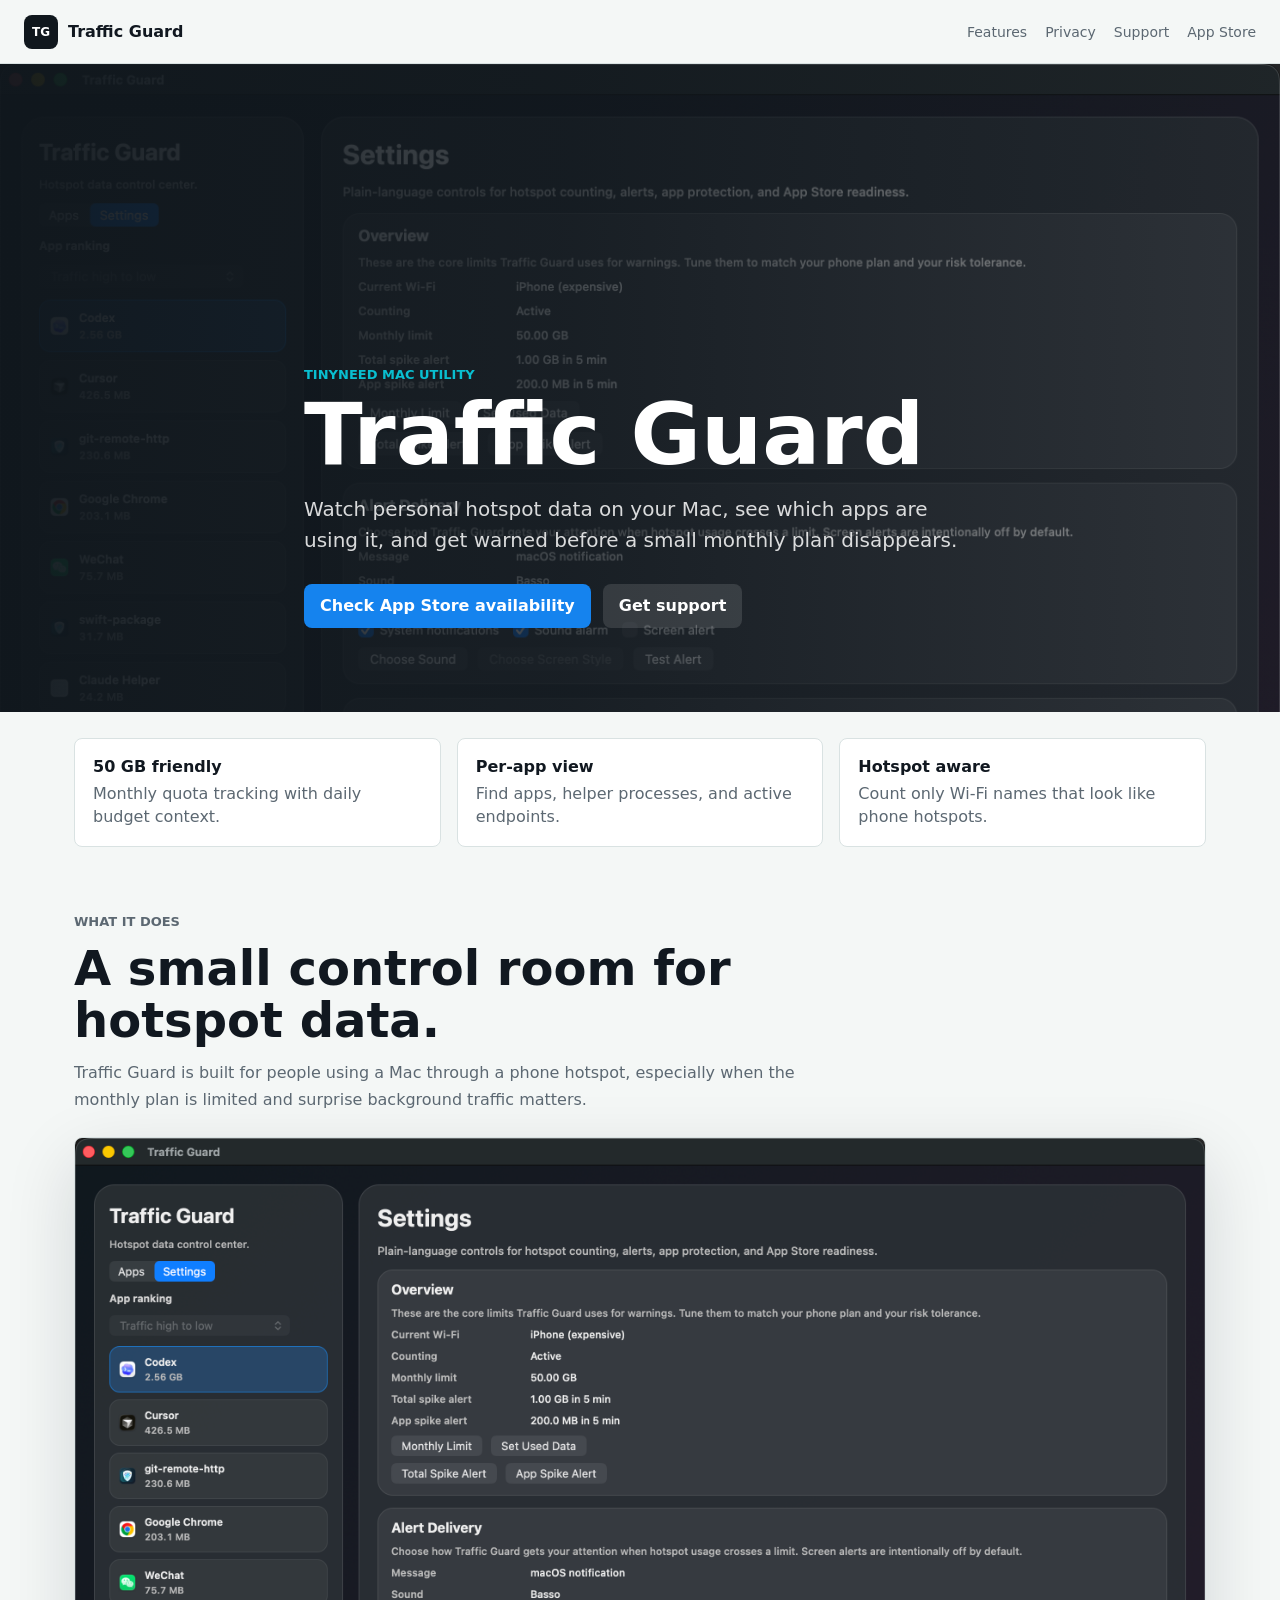
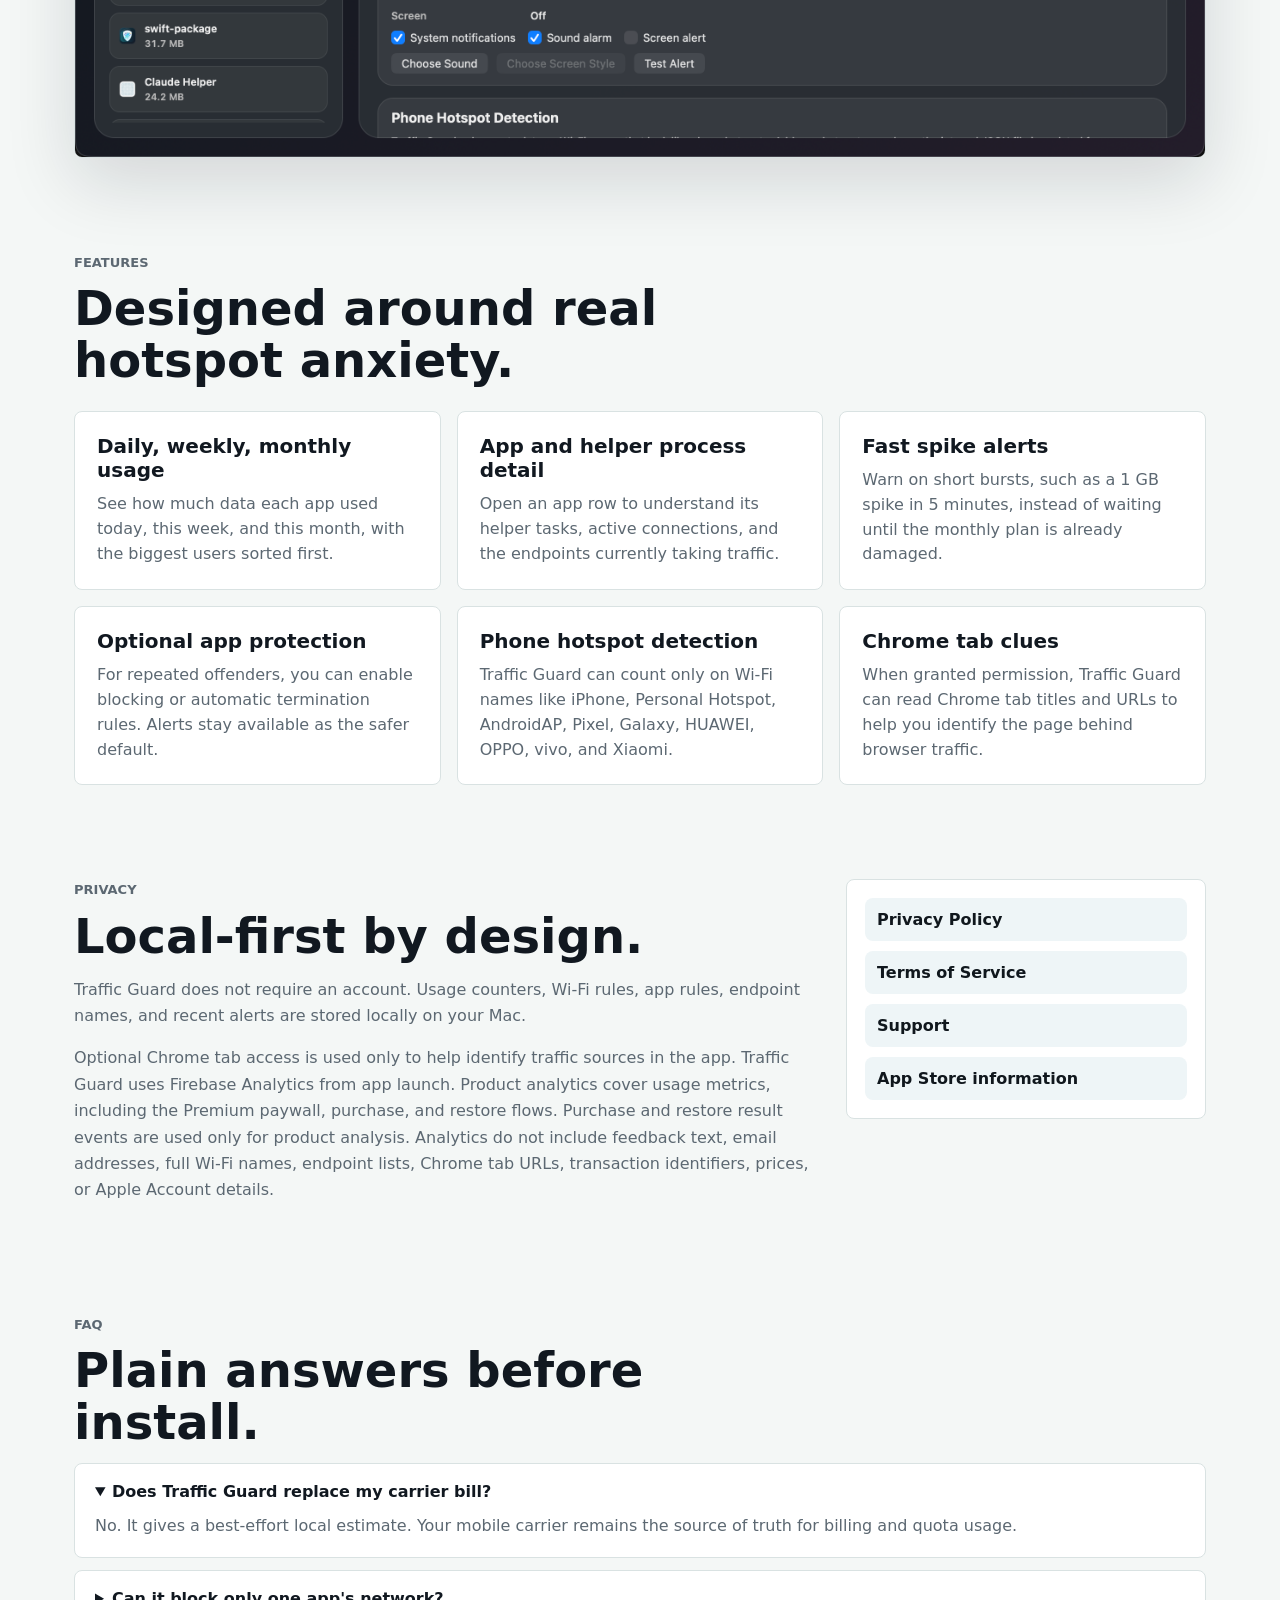
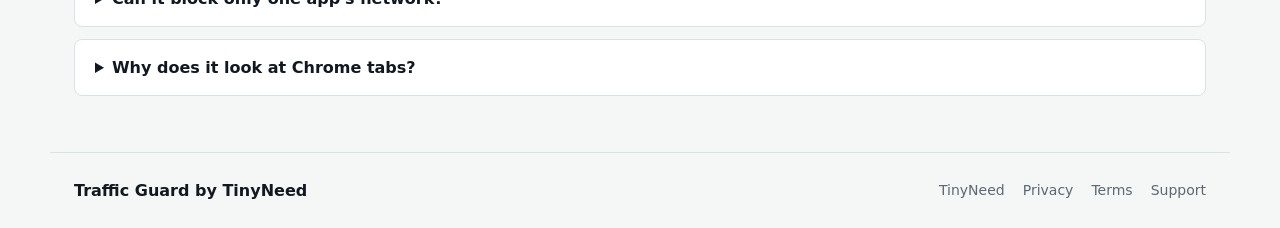
<file: index.html>
<!doctype html>
<html lang="en">
  <head>
    <meta charset="utf-8">
    <meta name="viewport" content="width=device-width, initial-scale=1">
    <title>Traffic Guard - Mac Hotspot Data Monitor</title>
    <meta name="description" content="Traffic Guard helps Mac users monitor personal hotspot data usage, find high-traffic apps, and protect small monthly data plans.">
    <meta property="og:title" content="Traffic Guard">
    <meta property="og:description" content="Mac hotspot data monitoring for small monthly plans.">
    <meta property="og:type" content="website">
    <meta property="og:url" content="https://traffic-guard.tinyneed.com/">
    <meta property="og:image" content="https://traffic-guard.tinyneed.com/assets/traffic-guard-settings.png">
    <meta name="theme-color" content="#10171d">
    <link rel="canonical" href="https://traffic-guard.tinyneed.com/">
    <link rel="stylesheet" href="/styles.css">
  </head>
  <body>
    <header class="topbar">
      <a class="brand" href="/" aria-label="Traffic Guard home">
        <span class="brand-mark">TG</span>
        <span>Traffic Guard</span>
      </a>
      <nav class="topnav" aria-label="Site links">
        <a href="#features">Features</a>
        <a href="#privacy">Privacy</a>
        <a href="/support/">Support</a>
        <a href="/app-store/">App Store</a>
      </nav>
    </header>

    <main>
      <section class="hero">
        <img class="hero-image" src="/assets/traffic-guard-settings.png" alt="Traffic Guard Mac app showing hotspot data usage and settings">
        <div class="hero-overlay"></div>
        <div class="hero-content">
          <p class="eyebrow">TinyNeed Mac Utility</p>
          <h1>Traffic Guard</h1>
          <p class="hero-text">Watch personal hotspot data on your Mac, see which apps are using it, and get warned before a small monthly plan disappears.</p>
          <div class="hero-actions">
            <a class="button primary" href="/app-store/">Check App Store availability</a>
            <a class="button secondary" href="/support/">Get support</a>
          </div>
        </div>
      </section>

      <section class="summary-band" aria-label="Traffic Guard summary">
        <div>
          <strong>50 GB friendly</strong>
          <span>Monthly quota tracking with daily budget context.</span>
        </div>
        <div>
          <strong>Per-app view</strong>
          <span>Find apps, helper processes, and active endpoints.</span>
        </div>
        <div>
          <strong>Hotspot aware</strong>
          <span>Count only Wi-Fi names that look like phone hotspots.</span>
        </div>
      </section>

      <section class="section product-shot">
        <div class="section-heading">
          <p class="eyebrow">What it does</p>
          <h2>A small control room for hotspot data.</h2>
          <p>Traffic Guard is built for people using a Mac through a phone hotspot, especially when the monthly plan is limited and surprise background traffic matters.</p>
        </div>
        <img src="/assets/traffic-guard-settings.png" alt="Traffic Guard settings page with hotspot monitoring and app protection controls">
      </section>

      <section class="section" id="features">
        <div class="section-heading">
          <p class="eyebrow">Features</p>
          <h2>Designed around real hotspot anxiety.</h2>
        </div>
        <div class="feature-grid">
          <article>
            <h3>Daily, weekly, monthly usage</h3>
            <p>See how much data each app used today, this week, and this month, with the biggest users sorted first.</p>
          </article>
          <article>
            <h3>App and helper process detail</h3>
            <p>Open an app row to understand its helper tasks, active connections, and the endpoints currently taking traffic.</p>
          </article>
          <article>
            <h3>Fast spike alerts</h3>
            <p>Warn on short bursts, such as a 1 GB spike in 5 minutes, instead of waiting until the monthly plan is already damaged.</p>
          </article>
          <article>
            <h3>Optional app protection</h3>
            <p>For repeated offenders, you can enable blocking or automatic termination rules. Alerts stay available as the safer default.</p>
          </article>
          <article>
            <h3>Phone hotspot detection</h3>
            <p>Traffic Guard can count only on Wi-Fi names like iPhone, Personal Hotspot, AndroidAP, Pixel, Galaxy, HUAWEI, OPPO, vivo, and Xiaomi.</p>
          </article>
          <article>
            <h3>Chrome tab clues</h3>
            <p>When granted permission, Traffic Guard can read Chrome tab titles and URLs to help you identify the page behind browser traffic.</p>
          </article>
        </div>
      </section>

      <section class="section two-column" id="privacy">
        <div>
          <p class="eyebrow">Privacy</p>
          <h2>Local-first by design.</h2>
          <p>Traffic Guard does not require an account. Usage counters, Wi-Fi rules, app rules, endpoint names, and recent alerts are stored locally on your Mac.</p>
          <p>Optional Chrome tab access is used only to help identify traffic sources in the app. Traffic Guard uses Firebase Analytics from app launch. Product analytics cover usage metrics, including the Premium paywall, purchase, and restore flows. Purchase and restore result events are used only for product analysis. Analytics do not include feedback text, email addresses, full Wi-Fi names, endpoint lists, Chrome tab URLs, transaction identifiers, prices, or Apple Account details.</p>
        </div>
        <div class="link-panel">
          <a href="/privacy/">Privacy Policy</a>
          <a href="/terms/">Terms of Service</a>
          <a href="/support/">Support</a>
          <a href="/app-store/">App Store information</a>
        </div>
      </section>

      <section class="section faq">
        <div class="section-heading">
          <p class="eyebrow">FAQ</p>
          <h2>Plain answers before install.</h2>
        </div>
        <details open>
          <summary>Does Traffic Guard replace my carrier bill?</summary>
          <p>No. It gives a best-effort local estimate. Your mobile carrier remains the source of truth for billing and quota usage.</p>
        </details>
        <details>
          <summary>Can it block only one app's network?</summary>
          <p>Reliable per-app packet blocking on macOS usually needs a Network Extension or firewall-level component. This lightweight build uses alerting, app rules, and best-effort app termination where the user enables it.</p>
        </details>
        <details>
          <summary>Why does it look at Chrome tabs?</summary>
          <p>Browser traffic often comes from one tab. With your permission, Traffic Guard can read tab titles and URLs so you can identify the page more quickly.</p>
        </details>
      </section>
    </main>

    <footer class="footer">
      <span>Traffic Guard by TinyNeed</span>
      <a href="https://tinyneed.com/">TinyNeed</a>
      <a href="/privacy/">Privacy</a>
      <a href="/terms/">Terms</a>
      <a href="/support/">Support</a>
    </footer>
  </body>
</html>
</file>
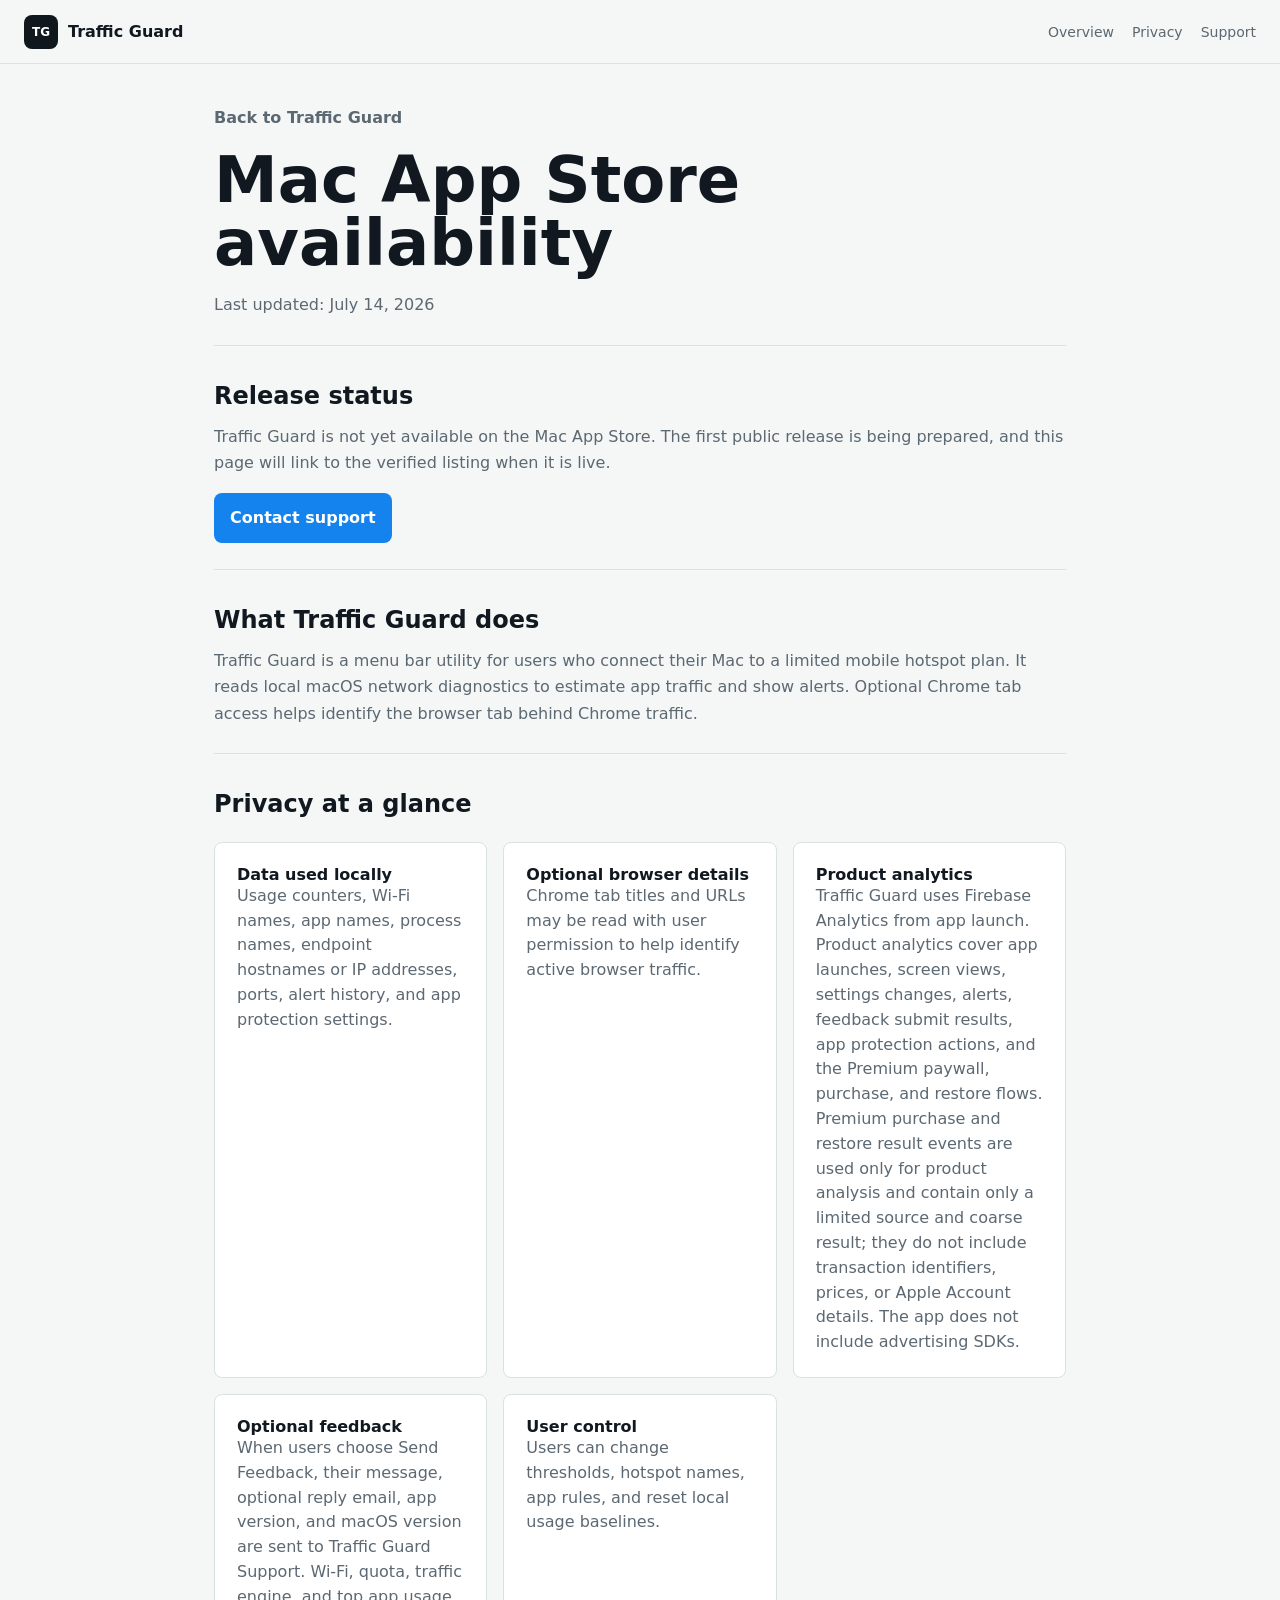
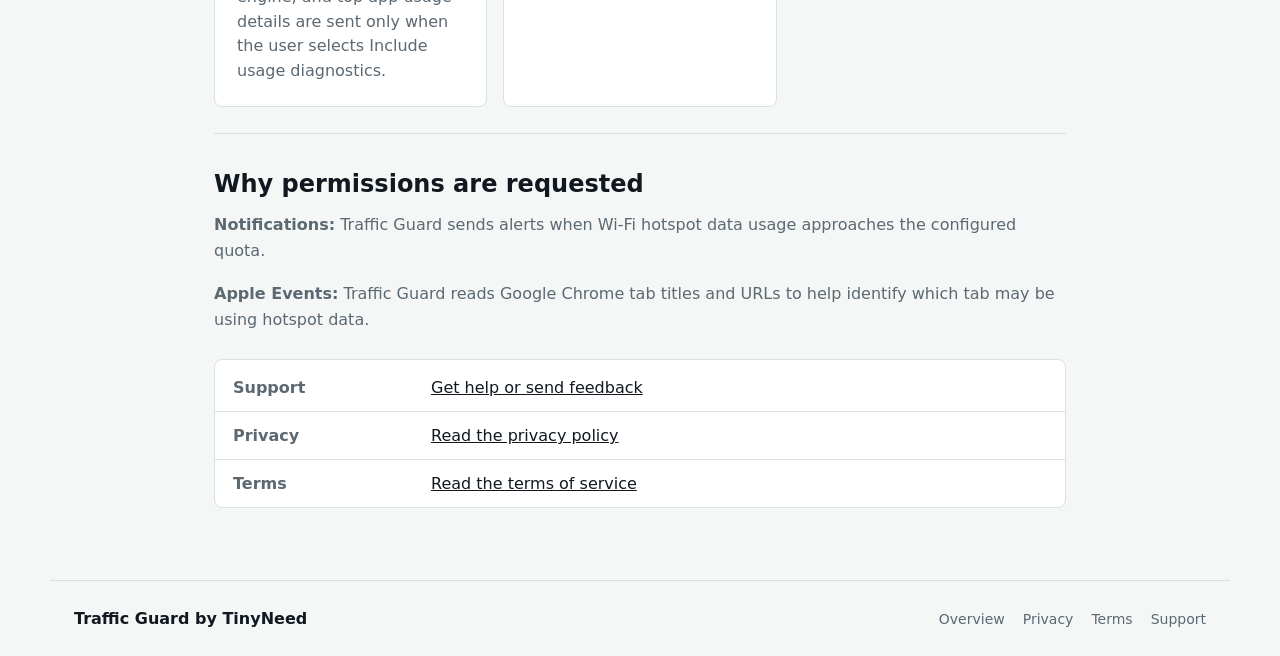
<file: app-store/index.html>
<!doctype html>
<html lang="en">
  <head>
    <meta charset="utf-8">
    <meta name="viewport" content="width=device-width, initial-scale=1">
    <title>Mac App Store Availability - Traffic Guard</title>
    <meta name="description" content="Check Traffic Guard Mac App Store availability and find support, privacy, and permission details.">
    <meta property="og:title" content="Traffic Guard Mac App Store Availability">
    <meta property="og:type" content="article">
    <meta property="og:url" content="https://traffic-guard.tinyneed.com/app-store/">
    <meta name="theme-color" content="#10171d">
    <link rel="canonical" href="https://traffic-guard.tinyneed.com/app-store/">
    <link rel="stylesheet" href="/styles.css">
  </head>
  <body>
    <header class="topbar">
      <a class="brand" href="/" aria-label="Traffic Guard home">
        <span class="brand-mark">TG</span>
        <span>Traffic Guard</span>
      </a>
      <nav class="topnav" aria-label="Site links">
        <a href="/">Overview</a>
        <a href="/privacy/">Privacy</a>
        <a href="/support/">Support</a>
      </nav>
    </header>

    <main class="simple-page app-store-page">
      <a class="back-link" href="/">Back to Traffic Guard</a>
      <h1>Mac App Store availability</h1>
      <p class="updated">Last updated: July 14, 2026</p>

      <section>
        <h2>Release status</h2>
        <p>Traffic Guard is not yet available on the Mac App Store. The first public release is being prepared, and this page will link to the verified listing when it is live.</p>
        <p><a class="button primary" href="/support/">Contact support</a></p>
      </section>

      <section>
        <h2>What Traffic Guard does</h2>
        <p>Traffic Guard is a menu bar utility for users who connect their Mac to a limited mobile hotspot plan. It reads local macOS network diagnostics to estimate app traffic and show alerts. Optional Chrome tab access helps identify the browser tab behind Chrome traffic.</p>
      </section>

      <section>
        <h2>Privacy at a glance</h2>
        <div class="check-grid">
          <article>
            <strong>Data used locally</strong>
            <p>Usage counters, Wi-Fi names, app names, process names, endpoint hostnames or IP addresses, ports, alert history, and app protection settings.</p>
          </article>
          <article>
            <strong>Optional browser details</strong>
            <p>Chrome tab titles and URLs may be read with user permission to help identify active browser traffic.</p>
          </article>
          <article>
            <strong>Product analytics</strong>
            <p>Traffic Guard uses Firebase Analytics from app launch. Product analytics cover app launches, screen views, settings changes, alerts, feedback submit results, app protection actions, and the Premium paywall, purchase, and restore flows. Premium purchase and restore result events are used only for product analysis and contain only a limited source and coarse result; they do not include transaction identifiers, prices, or Apple Account details. The app does not include advertising SDKs.</p>
          </article>
          <article>
            <strong>Optional feedback</strong>
            <p>When users choose Send Feedback, their message, optional reply email, app version, and macOS version are sent to Traffic Guard Support. Wi-Fi, quota, traffic engine, and top app usage details are sent only when the user selects Include usage diagnostics.</p>
          </article>
          <article>
            <strong>User control</strong>
            <p>Users can change thresholds, hotspot names, app rules, and reset local usage baselines.</p>
          </article>
        </div>
      </section>

      <section>
        <h2>Why permissions are requested</h2>
        <p><strong>Notifications:</strong> Traffic Guard sends alerts when Wi-Fi hotspot data usage approaches the configured quota.</p>
        <p><strong>Apple Events:</strong> Traffic Guard reads Google Chrome tab titles and URLs to help identify which tab may be using hotspot data.</p>
      </section>

      <section class="info-table" aria-label="Official Traffic Guard links">
        <div><strong>Support</strong><span><a href="/support/">Get help or send feedback</a></span></div>
        <div><strong>Privacy</strong><span><a href="/privacy/">Read the privacy policy</a></span></div>
        <div><strong>Terms</strong><span><a href="/terms/">Read the terms of service</a></span></div>
      </section>
    </main>

    <footer class="footer">
      <span>Traffic Guard by TinyNeed</span>
      <a href="/">Overview</a>
      <a href="/privacy/">Privacy</a>
      <a href="/terms/">Terms</a>
      <a href="/support/">Support</a>
    </footer>
  </body>
</html>
</file>
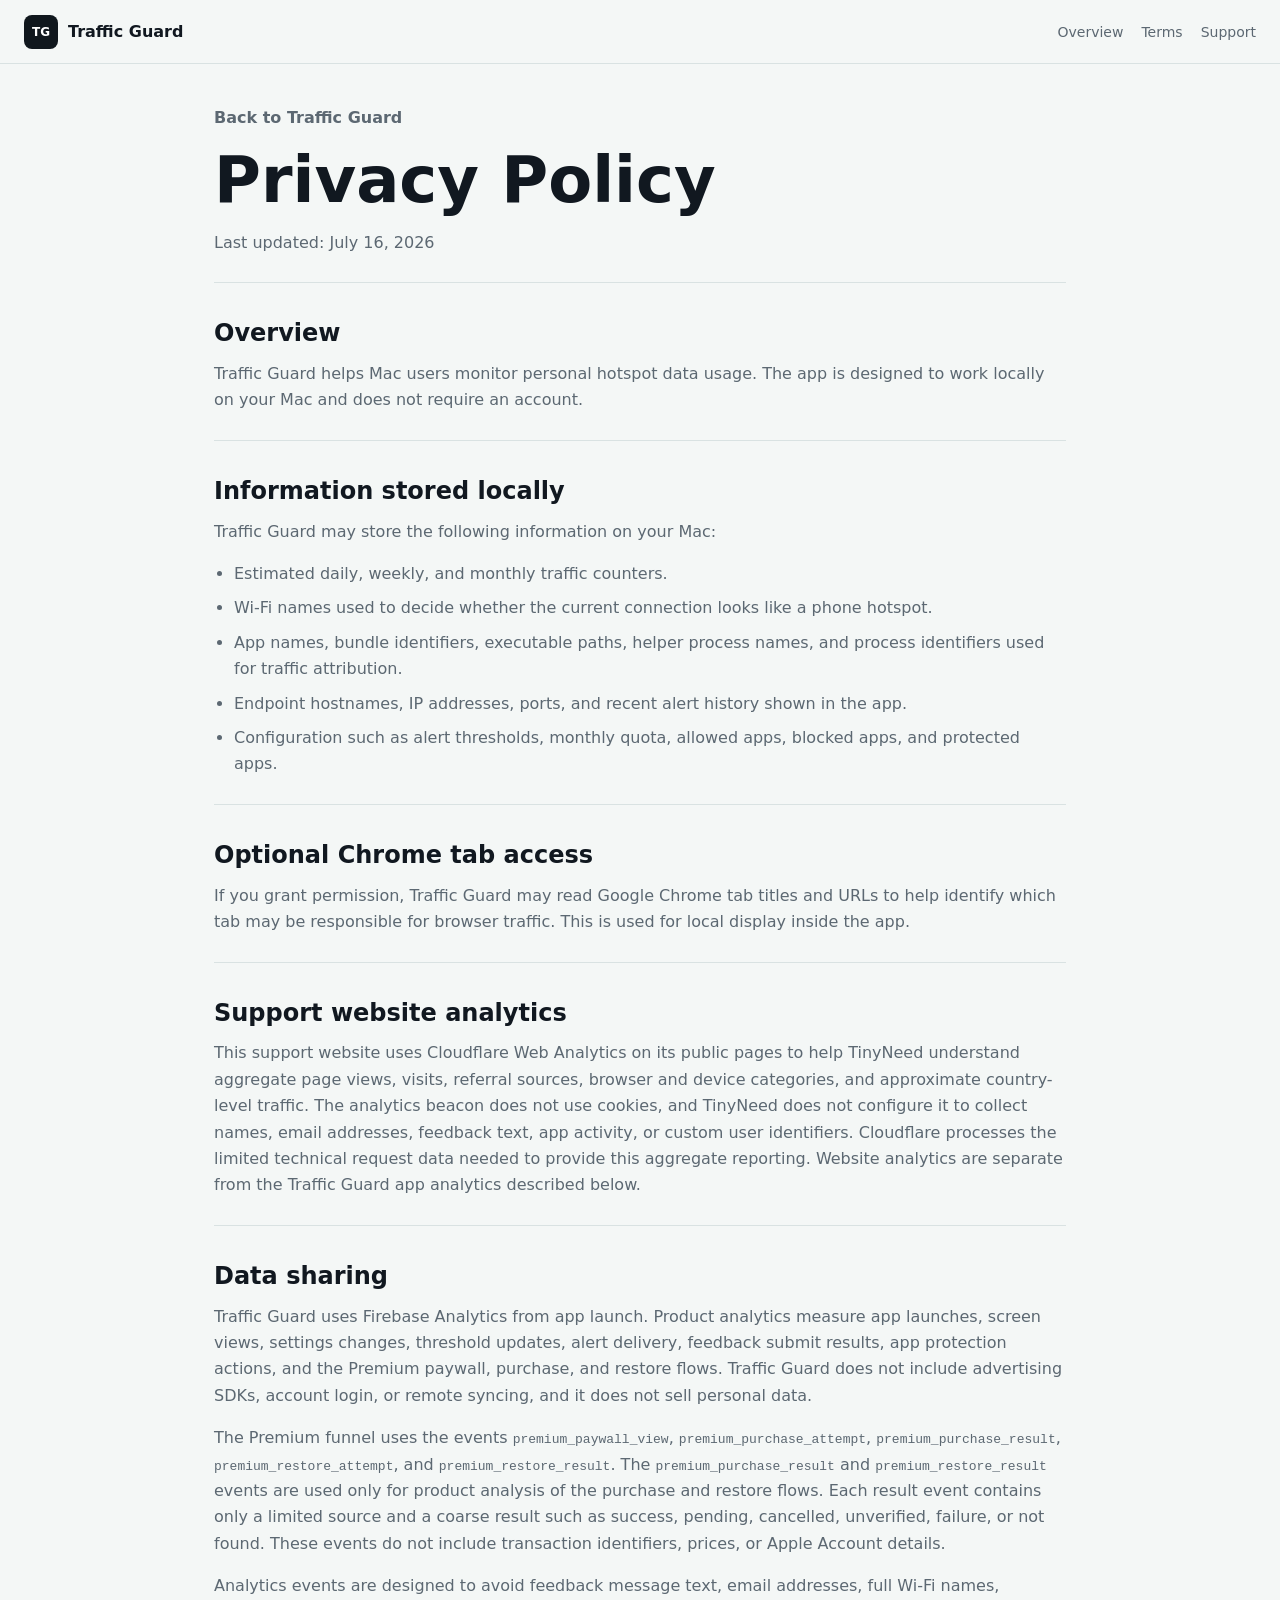
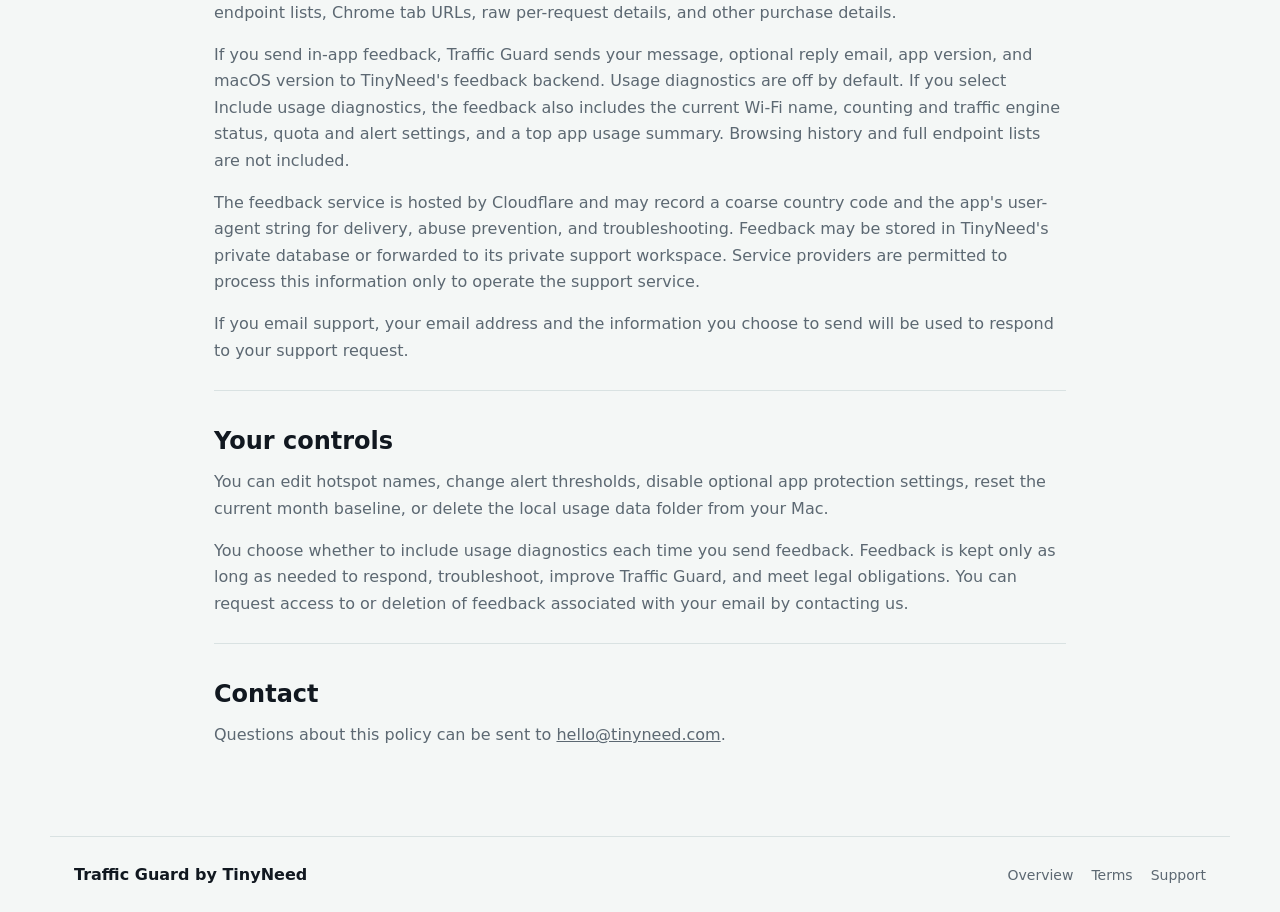
<file: privacy/index.html>
<!doctype html>
<html lang="en">
  <head>
    <meta charset="utf-8">
    <meta name="viewport" content="width=device-width, initial-scale=1">
    <title>Privacy Policy - Traffic Guard</title>
    <meta name="description" content="Traffic Guard privacy policy for the Mac hotspot data monitor.">
    <meta property="og:title" content="Traffic Guard Privacy Policy">
    <meta property="og:type" content="article">
    <meta property="og:url" content="https://traffic-guard.tinyneed.com/privacy/">
    <meta name="theme-color" content="#10171d">
    <link rel="canonical" href="https://traffic-guard.tinyneed.com/privacy/">
    <link rel="stylesheet" href="/styles.css">
  </head>
  <body>
    <header class="topbar">
      <a class="brand" href="/" aria-label="Traffic Guard home">
        <span class="brand-mark">TG</span>
        <span>Traffic Guard</span>
      </a>
      <nav class="topnav" aria-label="Site links">
        <a href="/">Overview</a>
        <a href="/terms/">Terms</a>
        <a href="/support/">Support</a>
      </nav>
    </header>

    <main class="simple-page">
      <a class="back-link" href="/">Back to Traffic Guard</a>
      <h1>Privacy Policy</h1>
      <p class="updated">Last updated: July 16, 2026</p>

      <section>
        <h2>Overview</h2>
        <p>Traffic Guard helps Mac users monitor personal hotspot data usage. The app is designed to work locally on your Mac and does not require an account.</p>
      </section>

      <section>
        <h2>Information stored locally</h2>
        <p>Traffic Guard may store the following information on your Mac:</p>
        <ul>
          <li>Estimated daily, weekly, and monthly traffic counters.</li>
          <li>Wi-Fi names used to decide whether the current connection looks like a phone hotspot.</li>
          <li>App names, bundle identifiers, executable paths, helper process names, and process identifiers used for traffic attribution.</li>
          <li>Endpoint hostnames, IP addresses, ports, and recent alert history shown in the app.</li>
          <li>Configuration such as alert thresholds, monthly quota, allowed apps, blocked apps, and protected apps.</li>
        </ul>
      </section>

      <section>
        <h2>Optional Chrome tab access</h2>
        <p>If you grant permission, Traffic Guard may read Google Chrome tab titles and URLs to help identify which tab may be responsible for browser traffic. This is used for local display inside the app.</p>
      </section>

      <section>
        <h2>Support website analytics</h2>
        <p>This support website uses Cloudflare Web Analytics on its public pages to help TinyNeed understand aggregate page views, visits, referral sources, browser and device categories, and approximate country-level traffic. The analytics beacon does not use cookies, and TinyNeed does not configure it to collect names, email addresses, feedback text, app activity, or custom user identifiers. Cloudflare processes the limited technical request data needed to provide this aggregate reporting. Website analytics are separate from the Traffic Guard app analytics described below.</p>
      </section>

      <section>
        <h2>Data sharing</h2>
        <p>Traffic Guard uses Firebase Analytics from app launch. Product analytics measure app launches, screen views, settings changes, threshold updates, alert delivery, feedback submit results, app protection actions, and the Premium paywall, purchase, and restore flows. Traffic Guard does not include advertising SDKs, account login, or remote syncing, and it does not sell personal data.</p>
        <p>The Premium funnel uses the events <code>premium_paywall_view</code>, <code>premium_purchase_attempt</code>, <code>premium_purchase_result</code>, <code>premium_restore_attempt</code>, and <code>premium_restore_result</code>. The <code>premium_purchase_result</code> and <code>premium_restore_result</code> events are used only for product analysis of the purchase and restore flows. Each result event contains only a limited source and a coarse result such as success, pending, cancelled, unverified, failure, or not found. These events do not include transaction identifiers, prices, or Apple Account details.</p>
        <p>Analytics events are designed to avoid feedback message text, email addresses, full Wi-Fi names, endpoint lists, Chrome tab URLs, raw per-request details, and other purchase details.</p>
        <p>If you send in-app feedback, Traffic Guard sends your message, optional reply email, app version, and macOS version to TinyNeed's feedback backend. Usage diagnostics are off by default. If you select Include usage diagnostics, the feedback also includes the current Wi-Fi name, counting and traffic engine status, quota and alert settings, and a top app usage summary. Browsing history and full endpoint lists are not included.</p>
        <p>The feedback service is hosted by Cloudflare and may record a coarse country code and the app's user-agent string for delivery, abuse prevention, and troubleshooting. Feedback may be stored in TinyNeed's private database or forwarded to its private support workspace. Service providers are permitted to process this information only to operate the support service.</p>
        <p>If you email support, your email address and the information you choose to send will be used to respond to your support request.</p>
      </section>

      <section>
        <h2>Your controls</h2>
        <p>You can edit hotspot names, change alert thresholds, disable optional app protection settings, reset the current month baseline, or delete the local usage data folder from your Mac.</p>
        <p>You choose whether to include usage diagnostics each time you send feedback. Feedback is kept only as long as needed to respond, troubleshoot, improve Traffic Guard, and meet legal obligations. You can request access to or deletion of feedback associated with your email by contacting us.</p>
      </section>

      <section>
        <h2>Contact</h2>
        <p>Questions about this policy can be sent to <a href="mailto:hello@tinyneed.com">hello@tinyneed.com</a>.</p>
      </section>
    </main>

    <footer class="footer">
      <span>Traffic Guard by TinyNeed</span>
      <a href="/">Overview</a>
      <a href="/terms/">Terms</a>
      <a href="/support/">Support</a>
    </footer>
  </body>
</html>
</file>
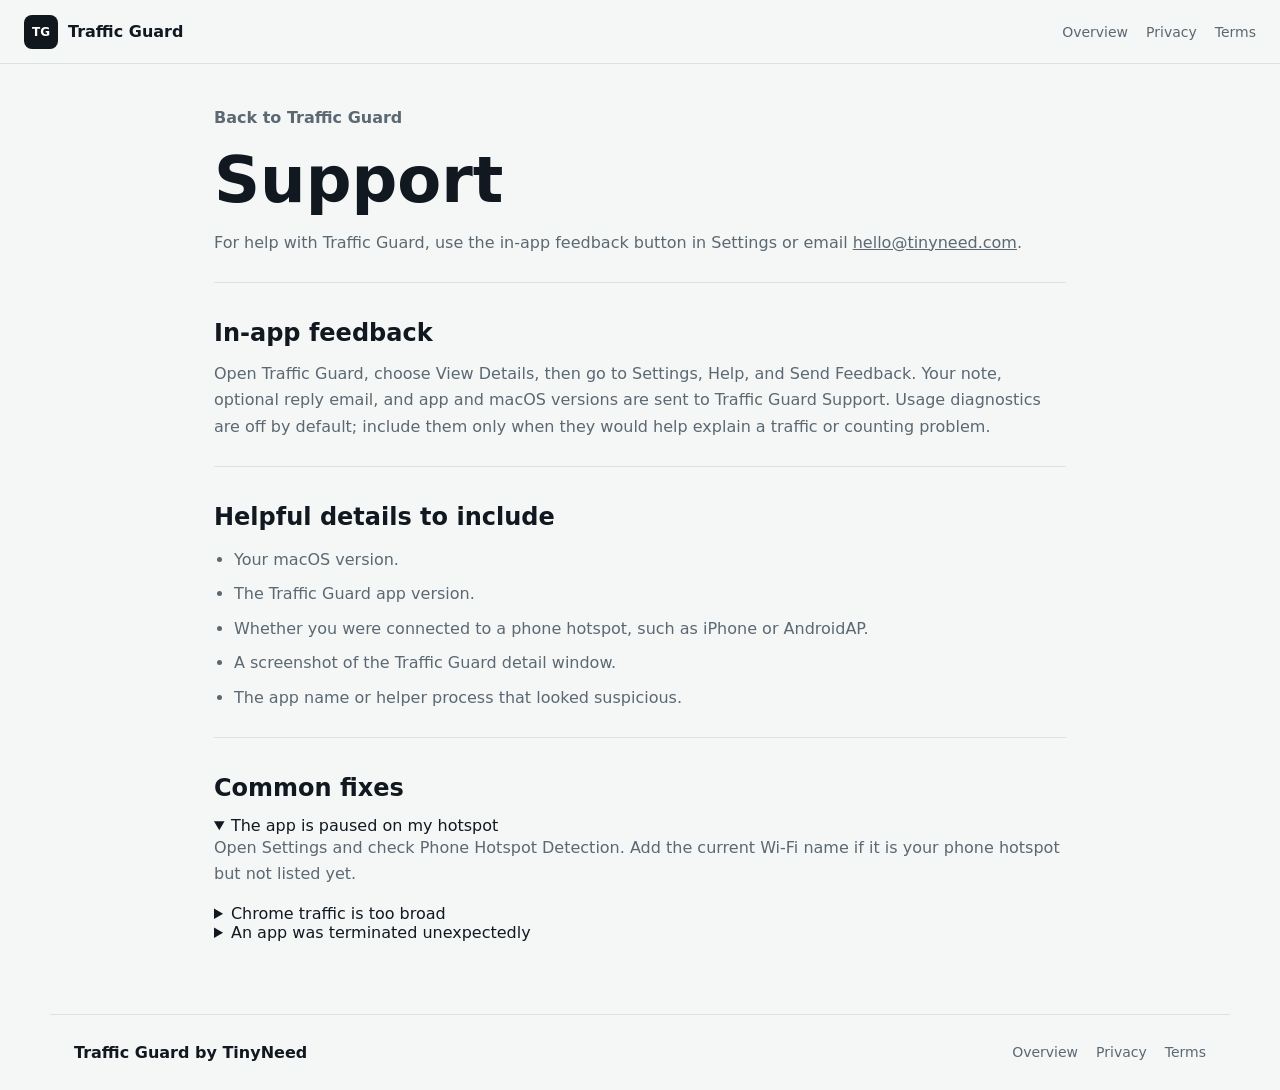
<file: support/index.html>
<!doctype html>
<html lang="en">
  <head>
    <meta charset="utf-8">
    <meta name="viewport" content="width=device-width, initial-scale=1">
    <title>Support - Traffic Guard</title>
    <meta name="description" content="Get support for Traffic Guard, the Mac hotspot data monitor.">
    <meta property="og:title" content="Traffic Guard Support">
    <meta property="og:type" content="website">
    <meta property="og:url" content="https://traffic-guard.tinyneed.com/support/">
    <meta name="theme-color" content="#10171d">
    <link rel="canonical" href="https://traffic-guard.tinyneed.com/support/">
    <link rel="stylesheet" href="/styles.css">
  </head>
  <body>
    <header class="topbar">
      <a class="brand" href="/" aria-label="Traffic Guard home">
        <span class="brand-mark">TG</span>
        <span>Traffic Guard</span>
      </a>
      <nav class="topnav" aria-label="Site links">
        <a href="/">Overview</a>
        <a href="/privacy/">Privacy</a>
        <a href="/terms/">Terms</a>
      </nav>
    </header>

    <main class="simple-page">
      <a class="back-link" href="/">Back to Traffic Guard</a>
      <h1>Support</h1>
      <p>For help with Traffic Guard, use the in-app feedback button in Settings or email <a href="mailto:hello@tinyneed.com">hello@tinyneed.com</a>.</p>

      <section>
        <h2>In-app feedback</h2>
        <p>Open Traffic Guard, choose View Details, then go to Settings, Help, and Send Feedback. Your note, optional reply email, and app and macOS versions are sent to Traffic Guard Support. Usage diagnostics are off by default; include them only when they would help explain a traffic or counting problem.</p>
      </section>

      <section>
        <h2>Helpful details to include</h2>
        <ul>
          <li>Your macOS version.</li>
          <li>The Traffic Guard app version.</li>
          <li>Whether you were connected to a phone hotspot, such as iPhone or AndroidAP.</li>
          <li>A screenshot of the Traffic Guard detail window.</li>
          <li>The app name or helper process that looked suspicious.</li>
        </ul>
      </section>

      <section>
        <h2>Common fixes</h2>
        <details open>
          <summary>The app is paused on my hotspot</summary>
          <p>Open Settings and check Phone Hotspot Detection. Add the current Wi-Fi name if it is your phone hotspot but not listed yet.</p>
        </details>
        <details>
          <summary>Chrome traffic is too broad</summary>
          <p>Grant Chrome tab access only if you want tab titles and URLs shown as clues. Without this permission, Traffic Guard can still show Chrome as an app.</p>
        </details>
        <details>
          <summary>An app was terminated unexpectedly</summary>
          <p>Open Settings and review App Protection. Keep automatic termination off unless you trust the rule and understand the risk of unsaved work.</p>
        </details>
      </section>
    </main>

    <footer class="footer">
      <span>Traffic Guard by TinyNeed</span>
      <a href="/">Overview</a>
      <a href="/privacy/">Privacy</a>
      <a href="/terms/">Terms</a>
    </footer>
  </body>
</html>
</file>
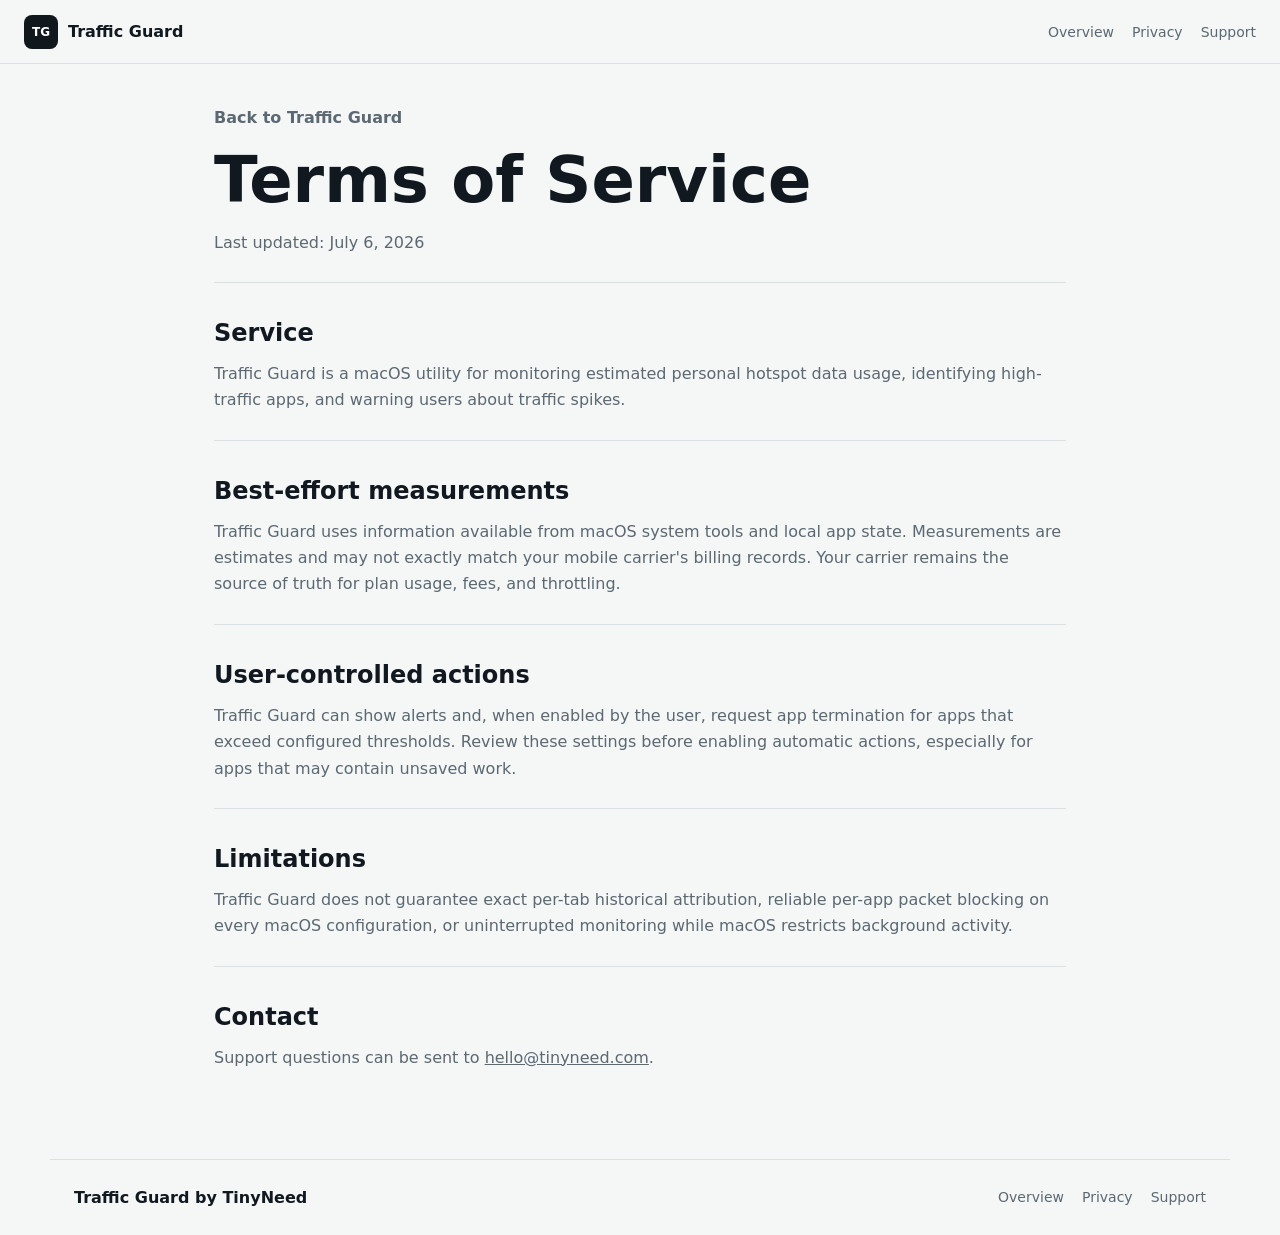
<file: terms/index.html>
<!doctype html>
<html lang="en">
  <head>
    <meta charset="utf-8">
    <meta name="viewport" content="width=device-width, initial-scale=1">
    <title>Terms of Service - Traffic Guard</title>
    <meta name="description" content="Traffic Guard terms of service.">
    <meta property="og:title" content="Traffic Guard Terms of Service">
    <meta property="og:type" content="article">
    <meta property="og:url" content="https://traffic-guard.tinyneed.com/terms/">
    <meta name="theme-color" content="#10171d">
    <link rel="canonical" href="https://traffic-guard.tinyneed.com/terms/">
    <link rel="stylesheet" href="/styles.css">
  </head>
  <body>
    <header class="topbar">
      <a class="brand" href="/" aria-label="Traffic Guard home">
        <span class="brand-mark">TG</span>
        <span>Traffic Guard</span>
      </a>
      <nav class="topnav" aria-label="Site links">
        <a href="/">Overview</a>
        <a href="/privacy/">Privacy</a>
        <a href="/support/">Support</a>
      </nav>
    </header>

    <main class="simple-page">
      <a class="back-link" href="/">Back to Traffic Guard</a>
      <h1>Terms of Service</h1>
      <p class="updated">Last updated: July 6, 2026</p>

      <section>
        <h2>Service</h2>
        <p>Traffic Guard is a macOS utility for monitoring estimated personal hotspot data usage, identifying high-traffic apps, and warning users about traffic spikes.</p>
      </section>

      <section>
        <h2>Best-effort measurements</h2>
        <p>Traffic Guard uses information available from macOS system tools and local app state. Measurements are estimates and may not exactly match your mobile carrier's billing records. Your carrier remains the source of truth for plan usage, fees, and throttling.</p>
      </section>

      <section>
        <h2>User-controlled actions</h2>
        <p>Traffic Guard can show alerts and, when enabled by the user, request app termination for apps that exceed configured thresholds. Review these settings before enabling automatic actions, especially for apps that may contain unsaved work.</p>
      </section>

      <section>
        <h2>Limitations</h2>
        <p>Traffic Guard does not guarantee exact per-tab historical attribution, reliable per-app packet blocking on every macOS configuration, or uninterrupted monitoring while macOS restricts background activity.</p>
      </section>

      <section>
        <h2>Contact</h2>
        <p>Support questions can be sent to <a href="mailto:hello@tinyneed.com">hello@tinyneed.com</a>.</p>
      </section>
    </main>

    <footer class="footer">
      <span>Traffic Guard by TinyNeed</span>
      <a href="/">Overview</a>
      <a href="/privacy/">Privacy</a>
      <a href="/support/">Support</a>
    </footer>
  </body>
</html>
</file>
<file: styles.css>
:root {
  color-scheme: light;
  --bg: #f4f7f6;
  --ink: #111820;
  --muted: #5c6872;
  --panel: #ffffff;
  --line: #d9e2e2;
  --dark: #10171d;
  --dark-soft: #1c252d;
  --cyan: #09bfd0;
  --blue: #1583ee;
  --violet: #6676ff;
  --amber: #d9851f;
  --shadow: 0 24px 70px rgba(17, 24, 32, 0.14);
  font-family: Inter, ui-sans-serif, system-ui, -apple-system, BlinkMacSystemFont, "Segoe UI", sans-serif;
}

* {
  box-sizing: border-box;
}

html {
  scroll-behavior: smooth;
}

body {
  background: var(--bg);
  color: var(--ink);
  margin: 0;
}

a {
  color: inherit;
}

.topbar {
  align-items: center;
  background: rgba(244, 247, 246, 0.94);
  border-bottom: 1px solid var(--line);
  display: flex;
  justify-content: space-between;
  min-height: 64px;
  padding: 0 24px;
  position: sticky;
  top: 0;
  z-index: 20;
}

.brand,
.topnav,
.footer {
  align-items: center;
  display: flex;
}

.brand {
  font-weight: 800;
  gap: 10px;
  text-decoration: none;
}

.brand-mark {
  align-items: center;
  aspect-ratio: 1;
  background: var(--dark);
  border-radius: 8px;
  color: #fff;
  display: inline-flex;
  font-size: 12px;
  justify-content: center;
  width: 34px;
}

.topnav,
.footer {
  gap: 18px;
}

.topnav a,
.footer a {
  color: var(--muted);
  font-size: 14px;
  text-decoration: none;
}

.hero {
  align-items: flex-end;
  background: var(--dark);
  color: #fff;
  display: flex;
  min-height: min(720px, 72vh);
  overflow: hidden;
  position: relative;
}

.hero-image {
  height: 100%;
  inset: 0;
  object-fit: cover;
  object-position: center top;
  position: absolute;
  width: 100%;
}

.hero-overlay {
  background: linear-gradient(90deg, rgba(16, 23, 29, 0.96) 0%, rgba(16, 23, 29, 0.78) 44%, rgba(16, 23, 29, 0.22) 100%);
  inset: 0;
  position: absolute;
}

.hero-content {
  max-width: 720px;
  padding: 80px 24px 84px;
  position: relative;
  width: min(1180px, 100%);
  margin: 0 auto;
}

.eyebrow {
  color: var(--cyan);
  font-size: 13px;
  font-weight: 800;
  letter-spacing: 0;
  margin: 0 0 10px;
  text-transform: uppercase;
}

h1,
h2,
h3,
p {
  margin-top: 0;
}

h1 {
  font-size: clamp(44px, 7vw, 86px);
  line-height: 0.98;
  margin-bottom: 18px;
}

h2 {
  font-size: clamp(30px, 4vw, 48px);
  line-height: 1.08;
  margin-bottom: 14px;
}

h3 {
  font-size: 20px;
  margin-bottom: 10px;
}

.hero-text {
  color: rgba(255, 255, 255, 0.84);
  font-size: 20px;
  line-height: 1.55;
  max-width: 660px;
}

.hero-actions {
  display: flex;
  flex-wrap: wrap;
  gap: 12px;
  margin-top: 28px;
}

.button {
  border-radius: 8px;
  display: inline-flex;
  font-weight: 800;
  min-height: 44px;
  padding: 12px 16px;
  text-decoration: none;
}

.button.primary {
  background: var(--blue);
  color: #fff;
}

.button.secondary {
  background: rgba(255, 255, 255, 0.12);
  color: #fff;
}

.summary-band,
.section,
.simple-page,
.footer {
  margin: 0 auto;
  max-width: 1180px;
  padding-left: 24px;
  padding-right: 24px;
}

.summary-band {
  display: grid;
  gap: 16px;
  grid-template-columns: repeat(3, minmax(0, 1fr));
  padding-bottom: 26px;
  padding-top: 26px;
}

.summary-band div {
  background: var(--panel);
  border: 1px solid var(--line);
  border-radius: 8px;
  padding: 18px;
}

.summary-band strong,
.summary-band span {
  display: block;
}

.summary-band span {
  color: var(--muted);
  line-height: 1.45;
  margin-top: 6px;
}

.section {
  padding-bottom: 56px;
  padding-top: 38px;
}

.section-heading {
  max-width: 760px;
}

.section-heading p,
.two-column p,
.simple-page p,
.simple-page li {
  color: var(--muted);
  line-height: 1.65;
}

.product-shot img {
  border: 1px solid var(--line);
  border-radius: 8px;
  box-shadow: var(--shadow);
  display: block;
  margin-top: 24px;
  width: 100%;
}

.feature-grid,
.check-grid {
  display: grid;
  gap: 16px;
  grid-template-columns: repeat(3, minmax(0, 1fr));
  margin-top: 24px;
}

.feature-grid article,
.check-grid article,
.link-panel,
.info-table,
.faq details {
  background: var(--panel);
  border: 1px solid var(--line);
  border-radius: 8px;
}

.feature-grid article,
.check-grid article {
  padding: 22px;
}

.feature-grid p,
.check-grid p {
  color: var(--muted);
  line-height: 1.55;
  margin-bottom: 0;
}

.two-column {
  align-items: start;
  display: grid;
  gap: 28px;
  grid-template-columns: minmax(0, 1fr) 360px;
}

.link-panel {
  display: grid;
  gap: 10px;
  padding: 18px;
}

.link-panel a {
  background: #eef5f7;
  border-radius: 8px;
  color: var(--dark);
  font-weight: 800;
  padding: 12px;
  text-decoration: none;
}

.faq details {
  margin-top: 12px;
  padding: 18px 20px;
}

.faq summary {
  cursor: pointer;
  font-weight: 800;
}

.faq details p {
  color: var(--muted);
  line-height: 1.6;
  margin: 12px 0 0;
}

.footer {
  border-top: 1px solid var(--line);
  color: var(--muted);
  justify-content: flex-start;
  min-height: 76px;
}

.footer span {
  color: var(--ink);
  font-weight: 800;
  margin-right: auto;
}

.simple-page {
  max-width: 900px;
  padding-bottom: 72px;
  padding-top: 44px;
}

.simple-page h1 {
  color: var(--ink);
  font-size: clamp(40px, 7vw, 64px);
}

.simple-page h2 {
  font-size: 24px;
  margin-top: 34px;
}

.simple-page section {
  border-top: 1px solid var(--line);
  margin-top: 26px;
  padding-top: 4px;
}

.updated,
.back-link {
  color: var(--muted);
}

.back-link {
  display: inline-block;
  font-weight: 800;
  margin-bottom: 22px;
  text-decoration: none;
}

.simple-page ul {
  padding-left: 20px;
}

.simple-page li + li {
  margin-top: 8px;
}

.info-table {
  display: grid;
  margin-top: 20px;
  overflow: hidden;
}

.info-table div {
  display: grid;
  gap: 18px;
  grid-template-columns: 180px minmax(0, 1fr);
  padding: 14px 18px;
}

.info-table div + div {
  border-top: 1px solid var(--line);
}

.info-table strong {
  color: var(--muted);
}

.info-table span {
  overflow-wrap: anywhere;
}

@media (max-width: 760px) {
  .topbar {
    align-items: flex-start;
    flex-direction: column;
    gap: 12px;
    padding-bottom: 14px;
    padding-top: 14px;
  }

  .topnav,
  .footer {
    flex-wrap: wrap;
  }

  .hero {
    min-height: 640px;
  }

  .hero-overlay {
    background: linear-gradient(180deg, rgba(16, 23, 29, 0.94) 0%, rgba(16, 23, 29, 0.82) 58%, rgba(16, 23, 29, 0.42) 100%);
  }

  .hero-content {
    padding-bottom: 56px;
    padding-top: 58px;
  }

  .summary-band,
  .feature-grid,
  .check-grid,
  .two-column,
  .info-table div {
    grid-template-columns: 1fr;
  }

  .button {
    justify-content: center;
    width: 100%;
  }

  .section {
    padding-bottom: 42px;
    padding-top: 28px;
  }
}
</file>
